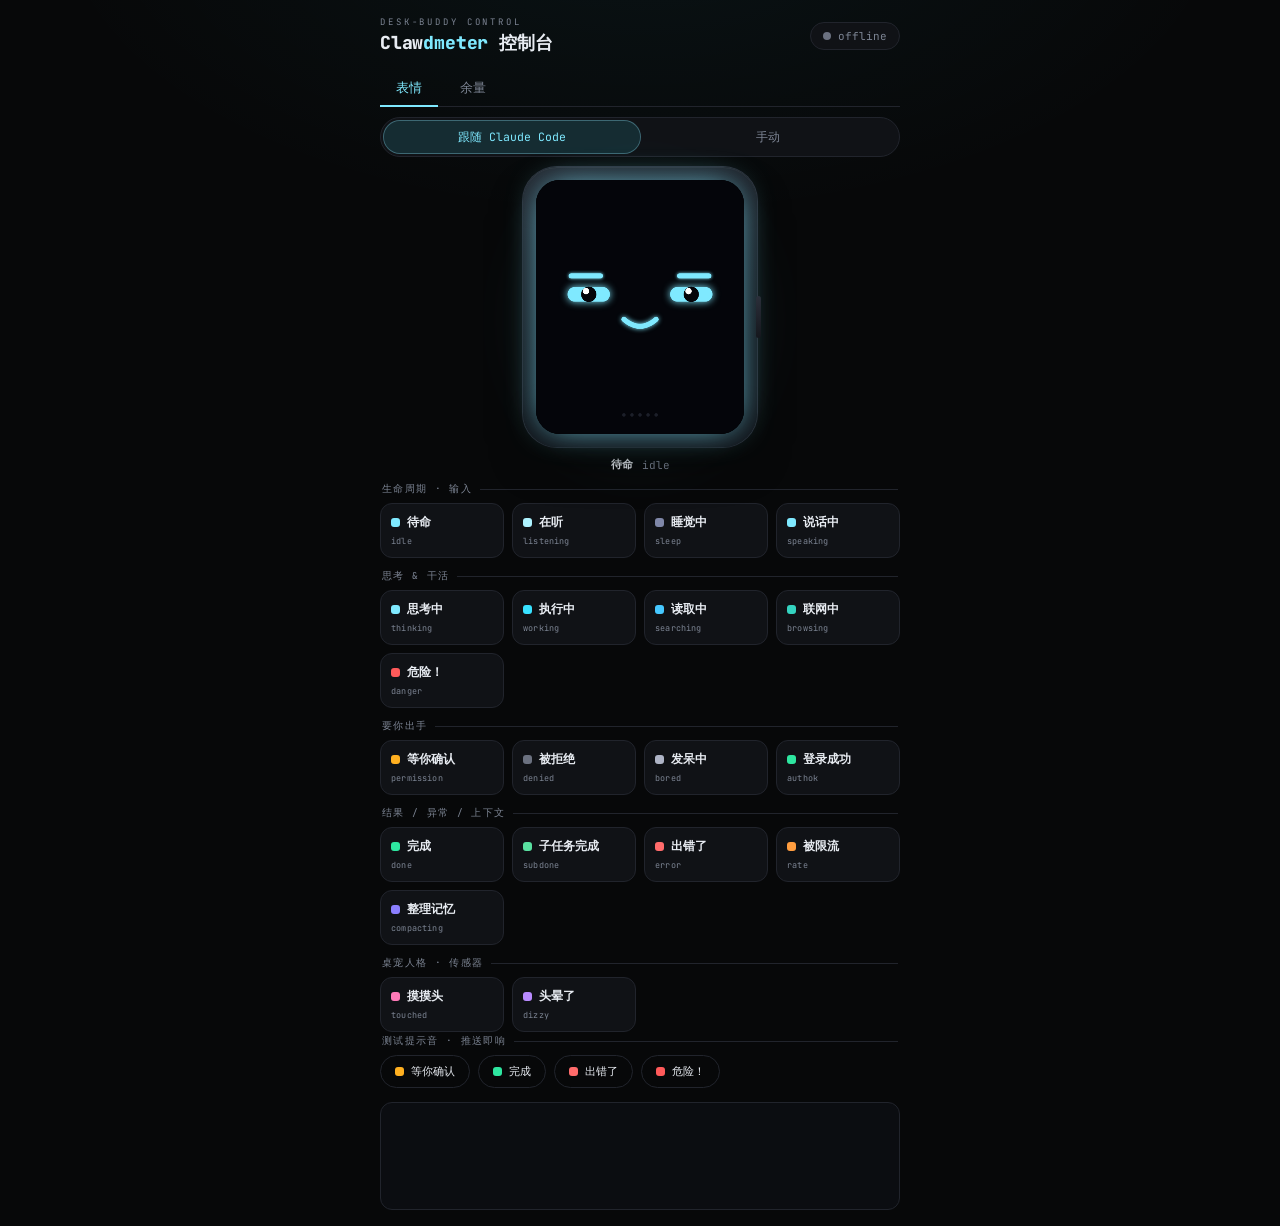
<file: desktop/web/index.html>
<!DOCTYPE html>
<html lang="zh-CN">
<head>
<meta charset="UTF-8">
<meta name="viewport" content="width=device-width, initial-scale=1.0">
<title>ClawdSticker</title>
<link rel="preconnect" href="https://fonts.googleapis.com">
<link href="https://fonts.googleapis.com/css2?family=JetBrains+Mono:wght@400;500;700;800&display=swap" rel="stylesheet">
<link rel="stylesheet" href="css/console.css">
</head>
<body>
  <div class="top">
    <div class="brand">
      <div class="kicker">desk-buddy control</div>
      <h1>Claw<span class="x">dmeter</span> 控制台</h1>
    </div>
    <div class="pill" id="pill"><span class="dot"></span><span id="pillText">offline</span></div>
  </div>

  <div class="tabs" id="tabs">
    <button data-tab="face" class="on">表情</button>
    <button data-tab="usage">余量</button>
  </div>

  <div class="page" id="page-face">
    <div class="modebar">
      <div class="seg" id="seg">
        <button data-mode="auto" class="on">跟随 Claude Code</button>
        <button data-mode="manual">手动</button>
      </div>
    </div>

    <div class="stage">
      <div class="glow" id="glow"></div>
      <div class="device"><canvas id="face" width="472" height="576"></canvas></div>
      <div class="nameplate">
        <span><b id="npLabel">待命</b></span>
        <span id="npId" style="color:var(--dim)">idle</span>
        <span class="src" id="npSrc" style="display:none">manual</span>
      </div>
    </div>

    <div class="controls" id="controls"></div>

    <div class="cuebar">
      <div class="gh">测试提示音 · 推送即响</div>
      <div class="cuerow" id="cuerow"></div>
    </div>
  </div>

  <div class="page" id="page-usage" style="display:none">
    <div class="usage" id="usageCard">
      <div class="urow" data-k="session">
        <div class="uhead"><span class="ulabel">5 小时窗口</span><span class="upct" id="uSessionPct">—</span></div>
        <div class="bar"><div class="fill" id="uSessionFill"></div></div>
        <div class="ureset" id="uSessionReset">—</div>
      </div>
      <div class="urow" data-k="weekly">
        <div class="uhead"><span class="ulabel">7 天窗口</span><span class="upct" id="uWeeklyPct">—</span></div>
        <div class="bar"><div class="fill" id="uWeeklyFill"></div></div>
        <div class="ureset" id="uWeeklyReset">—</div>
      </div>
      <div class="ufoot">
        <span class="ust" id="uStatus">—</span>
        <span class="uspacer"></span>
        <span class="uupdated" id="uUpdated"></span>
        <button class="urefresh" id="uRefresh">刷新</button>
      </div>
    </div>
    <div class="usage-empty" id="usageEmpty">暂无余量数据 · 等待抓取或检查登录</div>
  </div>

  <div class="log" id="log"></div>

  <script src="js/moods.js"></script>
  <script src="js/face.js"></script>
  <script src="js/console.js"></script>
  <script src="js/bridge.js"></script>
</body>
</html>
</file>
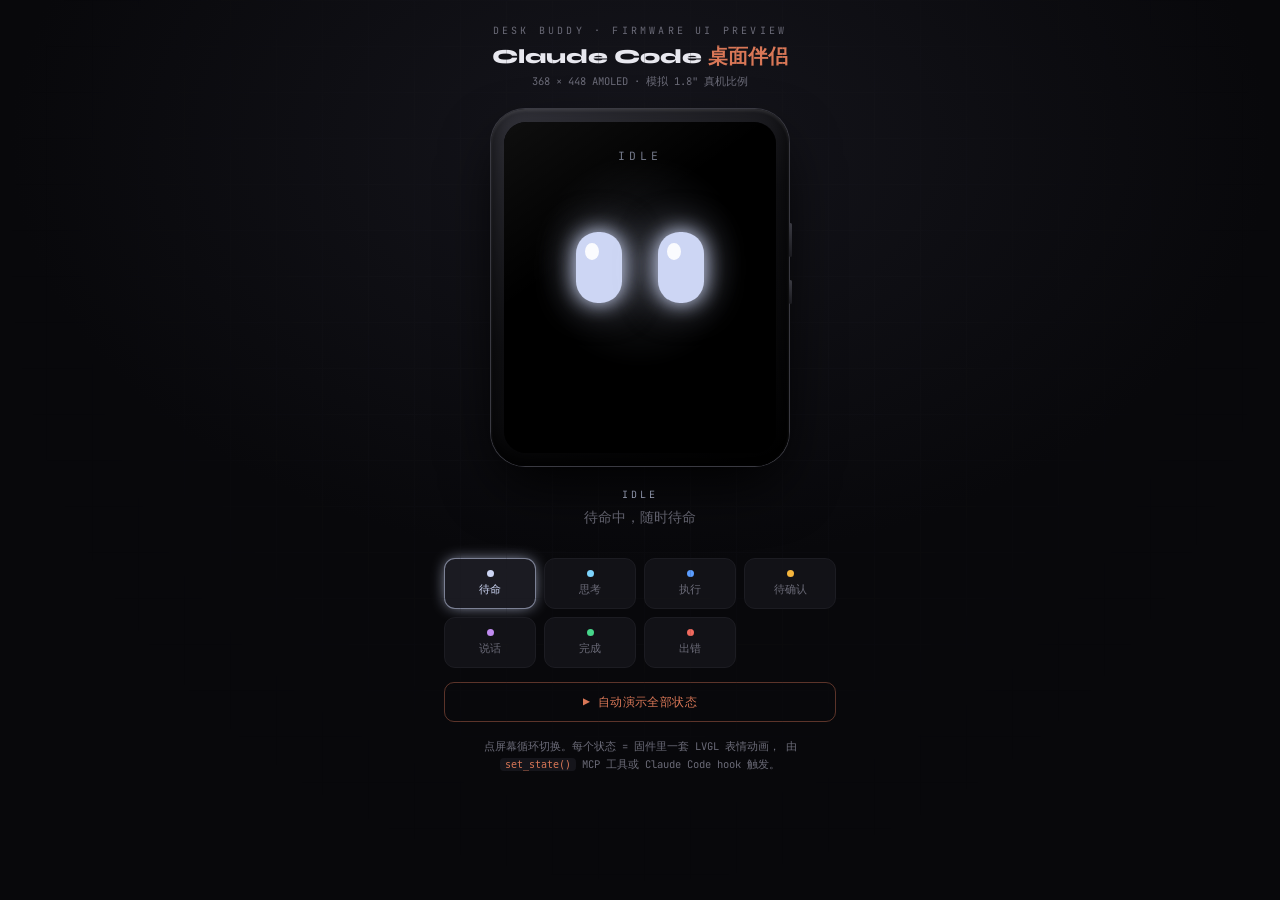
<file: docs/UI_PREVIEW.html>
<!DOCTYPE html>
<html lang="zh-CN">
<head>
<meta charset="UTF-8">
<meta name="viewport" content="width=device-width, initial-scale=1.0, maximum-scale=1.0, user-scalable=no">
<title>Claude Code 桌面伴侣 · 表情预览 v2</title>
<link rel="preconnect" href="https://fonts.googleapis.com">
<link rel="preconnect" href="https://fonts.gstatic.com" crossorigin>
<link href="https://fonts.googleapis.com/css2?family=Syne:wght@600;800&family=JetBrains+Mono:wght@400;500;700&display=swap" rel="stylesheet">
<style>
  :root{
    --bg:#08080b; --ink:#e8e8ef; --dim:#6b6b78;
    --line:#1c1c22; --accent:#d97757;
  }
  *{margin:0;padding:0;box-sizing:border-box;-webkit-tap-highlight-color:transparent;}
  html,body{height:100%;}
  body{
    background:radial-gradient(900px 600px at 50% 16%, #15151c 0%, transparent 70%), var(--bg);
    color:var(--ink); font-family:'JetBrains Mono',monospace;
    display:flex; flex-direction:column; align-items:center;
    min-height:100%; padding:24px 16px 44px; overflow-x:hidden;
  }
  body::before{
    content:""; position:fixed; inset:0; pointer-events:none;
    background-image:linear-gradient(var(--line) 1px,transparent 1px),linear-gradient(90deg,var(--line) 1px,transparent 1px);
    background-size:46px 46px;
    -webkit-mask-image:radial-gradient(circle at 50% 28%,#000 0%,transparent 70%);
            mask-image:radial-gradient(circle at 50% 28%,#000 0%,transparent 70%);
    opacity:.32;
  }
  .topline{font-size:10px;letter-spacing:.32em;color:var(--dim);text-transform:uppercase;margin-bottom:6px;}
  h1{font-family:'Syne',sans-serif;font-weight:800;font-size:20px;text-align:center;margin-bottom:4px;}
  h1 b{color:var(--accent);}
  .sub{font-size:10.5px;color:var(--dim);margin-bottom:20px;}

  /* ---------- device : 368x448 ratio ---------- */
  .bezel{
    --w:clamp(216px,62vw,272px);
    --h:calc(var(--w) * 448 / 368);
    width:calc(var(--w) + 26px); height:calc(var(--h) + 26px);
    border-radius:34px;
    background:linear-gradient(150deg,#34343c 0%,#101013 46%,#000 100%);
    display:flex;align-items:center;justify-content:center;
    box-shadow:0 0 0 1px #3a3a42,0 26px 60px -12px #000,
      inset 0 2px 3px rgba(255,255,255,.10),inset 0 -10px 22px rgba(0,0,0,.9);
    position:relative;
  }
  /* power + boot side buttons */
  .bezel::before,.bezel::after{
    content:"";position:absolute;right:-3px;width:3px;height:34px;
    background:linear-gradient(#3a3a42,#1a1a1f);border-radius:2px;
  }
  .bezel::before{top:32%;}
  .bezel::after{top:48%;height:24px;}

  .screen{
    width:var(--w);height:var(--h);border-radius:22px;
    background:#000;overflow:hidden;position:relative;
    container-type:size;
    box-shadow:inset 0 0 22px rgba(0,0,0,.95);
    cursor:pointer;
  }
  .screen::after{
    content:"";position:absolute;inset:0;border-radius:22px;
    background:linear-gradient(145deg,rgba(255,255,255,.06) 0%,transparent 36%);
    pointer-events:none;z-index:20;
  }

  .glow{
    position:absolute;left:50%;top:42%;
    width:84cqw;height:84cqw;transform:translate(-50%,-50%);
    border-radius:50%;
    background:radial-gradient(circle,var(--c) 0%,transparent 66%);
    opacity:0;filter:blur(4px);transition:opacity .5s;
  }

  /* ---- the face ---- */
  .stage{
    position:absolute;left:0;right:0;top:0;bottom:0;
    display:flex;flex-direction:column;align-items:center;justify-content:center;
    gap:7cqh;
  }
  .bob{animation:bob 5s ease-in-out infinite;}
  @keyframes bob{0%,100%{transform:translateY(-1.4cqh);}50%{transform:translateY(1.4cqh);}}

  .face{
    position:relative;
    width:62cqw;height:32cqw;
    display:flex;align-items:center;justify-content:center;gap:13cqw;
    transition:transform .3s;
  }
  .eye{position:relative;width:17cqw;height:26cqw;
    display:flex;align-items:center;justify-content:center;}
  .lid{
    width:100%;height:100%;background:var(--c);
    border-radius:8cqw;
    box-shadow:0 0 7cqw var(--c),0 0 14cqw color-mix(in srgb,var(--c) 50%,transparent);
    transform-origin:center;position:relative;
  }
  /* shine dot in eye */
  .lid::after{
    content:"";position:absolute;top:16%;left:20%;
    width:30%;height:24%;border-radius:50%;
    background:rgba(255,255,255,.9);filter:blur(.4px);
  }
  .happy{
    position:absolute;width:19cqw;height:11cqw;
    border:4cqw solid var(--c);border-bottom:none;
    border-radius:19cqw 19cqw 0 0;
    box-shadow:0 0 5cqw var(--c);display:none;
  }
  .cross{position:absolute;width:15cqw;height:15cqw;display:none;}
  .cross::before,.cross::after{
    content:"";position:absolute;top:50%;left:0;width:100%;height:3.4cqw;
    border-radius:2cqw;background:var(--c);box-shadow:0 0 4cqw var(--c);
  }
  .cross::before{transform:translateY(-50%) rotate(45deg);}
  .cross::after{transform:translateY(-50%) rotate(-45deg);}

  /* mouth */
  .mouth{
    width:0;height:0;opacity:0;
    border-radius:0 0 8cqw 8cqw;
    background:var(--c);transition:opacity .3s;
  }
  /* brows */
  .brow{
    position:absolute;top:-2cqw;width:16cqw;height:3.4cqw;
    border-radius:3cqw;background:var(--c);
    box-shadow:0 0 3cqw var(--c);opacity:0;transition:opacity .3s;
  }
  .brow.l{left:4cqw;}
  .brow.r{right:4cqw;}

  /* perimeter progress (working) */
  .ring{position:absolute;left:50%;top:50%;width:74cqw;height:74cqw;
    transform:translate(-50%,-50%) rotate(-90deg);
    opacity:0;transition:opacity .4s;}
  .ring circle{fill:none;stroke:var(--c);stroke-width:3;
    stroke-linecap:round;stroke-dasharray:62 999;}

  /* thinking dots */
  .dots{display:flex;gap:3cqw;opacity:0;height:5cqw;}
  .dots span{width:5cqw;height:5cqw;border-radius:50%;
    background:var(--c);box-shadow:0 0 3cqw var(--c);}

  /* status text */
  .statusline{
    font-size:5.4cqw;letter-spacing:.04em;color:var(--c);
    opacity:0;white-space:nowrap;filter:brightness(1.15);
    font-weight:500;
  }
  .statename{
    position:absolute;top:8cqh;left:0;right:0;text-align:center;
    font-size:4.2cqw;letter-spacing:.34em;text-transform:uppercase;
    color:var(--c);opacity:.55;
  }

  /* sparks */
  .spark{position:absolute;width:3cqw;height:3cqw;background:var(--c);
    border-radius:50%;opacity:0;box-shadow:0 0 3cqw var(--c);}

  /* ============ STATES ============ */
  /* IDLE */
  [data-state="idle"]{--c:#cdd6f4;}
  [data-state="idle"] .glow{opacity:.14;}
  [data-state="idle"] .lid{animation:blink 5s ease-in-out infinite;}
  @keyframes blink{0%,91%,100%{transform:scaleY(1);}94%,96%{transform:scaleY(.08);}}

  /* THINKING */
  [data-state="thinking"]{--c:#7dd3fc;}
  [data-state="thinking"] .glow{opacity:.2;}
  [data-state="thinking"] .face{animation:lookA 3s ease-in-out infinite;}
  @keyframes lookA{0%,100%{transform:translateX(-3.2cqw);}50%{transform:translateX(3.2cqw);}}
  [data-state="thinking"] .lid{animation:blink 4s ease-in-out infinite;}
  [data-state="thinking"] .brow{opacity:.9;}
  [data-state="thinking"] .brow.l{transform:rotate(-12deg) translateY(-.5cqw);}
  [data-state="thinking"] .brow.r{transform:rotate(12deg) translateY(-.5cqw);}
  [data-state="thinking"] .dots{opacity:1;}
  [data-state="thinking"] .dots span{animation:dotjump 1.2s ease-in-out infinite;}
  [data-state="thinking"] .dots span:nth-child(2){animation-delay:.15s;}
  [data-state="thinking"] .dots span:nth-child(3){animation-delay:.3s;}
  @keyframes dotjump{0%,60%,100%{transform:translateY(0);opacity:.4;}30%{transform:translateY(-3cqw);opacity:1;}}
  [data-state="thinking"] .statusline{opacity:.7;}

  /* WORKING */
  [data-state="working"]{--c:#5b9dff;}
  [data-state="working"] .glow{opacity:.26;animation:pg 1.4s ease-in-out infinite;}
  @keyframes pg{0%,100%{opacity:.18;}50%{opacity:.32;}}
  [data-state="working"] .lid{height:62%;animation:wp 1.3s ease-in-out infinite;}
  @keyframes wp{0%,100%{transform:scaleX(1);}50%{transform:scaleX(1.14);}}
  [data-state="working"] .ring{opacity:1;animation:rspin 1.4s linear infinite;}
  @keyframes rspin{to{transform:translate(-50%,-50%) rotate(270deg);}}
  [data-state="working"] .statusline{opacity:.82;}

  /* WAITING */
  [data-state="waiting"]{--c:#f5b53d;}
  [data-state="waiting"] .glow{opacity:.3;animation:pg 1s ease-in-out infinite;}
  [data-state="waiting"] .bob{animation:bob 5s ease-in-out infinite,nudge 1.4s ease-in-out infinite;}
  @keyframes nudge{0%,100%{margin-left:0;}20%{margin-left:-3cqw;}40%{margin-left:3cqw;}60%{margin-left:-2cqw;}80%{margin-left:1.4cqw;}}
  [data-state="waiting"] .lid{transform:scale(1.16);animation:blink 3s ease-in-out infinite;}
  [data-state="waiting"] .brow{opacity:.95;}
  [data-state="waiting"] .brow.l{transform:rotate(14deg);}
  [data-state="waiting"] .brow.r{transform:rotate(-14deg);}
  [data-state="waiting"] .mouth{opacity:1;width:9cqw;height:9cqw;border-radius:50%;
    animation:talk 1.4s ease-in-out infinite;}
  @keyframes talk{0%,100%{height:5cqw;}50%{height:11cqw;}}
  [data-state="waiting"] .statusline{opacity:.88;}

  /* DONE */
  [data-state="done"]{--c:#46d68a;}
  [data-state="done"] .glow{opacity:.3;animation:dg 1.6s ease-out;}
  @keyframes dg{0%{opacity:.7;}100%{opacity:.26;}}
  [data-state="done"] .lid{display:none;}
  [data-state="done"] .happy{display:block;animation:hpop .5s ease-out;}
  @keyframes hpop{0%{transform:scale(.3) translateY(3cqw);}60%{transform:scale(1.15);}100%{transform:scale(1);}}
  [data-state="done"] .mouth{opacity:1;width:14cqw;height:7cqw;
    border-radius:0 0 9cqw 9cqw;animation:smile .5s ease-out;}
  @keyframes smile{0%{transform:scaleX(.2);}100%{transform:scaleX(1);}}
  [data-state="done"] .statusline{opacity:.88;}
  [data-state="done"] .spark{animation:spk 1.6s ease-out infinite;}
  @keyframes spk{0%{opacity:0;transform:scale(0);}35%{opacity:1;transform:scale(1.3);}70%,100%{opacity:0;transform:scale(.4);}}

  /* ERROR */
  [data-state="error"]{--c:#f06a5e;}
  [data-state="error"] .glow{opacity:.24;}
  [data-state="error"] .bob{animation:none;transform:translateY(2cqw) rotate(-3deg);}
  [data-state="error"] .lid{display:none;}
  [data-state="error"] .cross{display:block;animation:shk .4s ease-out;}
  @keyframes shk{0%{transform:scale(.4) rotate(40deg);opacity:0;}100%{transform:scale(1) rotate(0);opacity:1;}}
  [data-state="error"] .brow{opacity:.95;}
  [data-state="error"] .brow.l{transform:rotate(20deg) translateY(1cqw);}
  [data-state="error"] .brow.r{transform:rotate(-20deg) translateY(1cqw);}
  [data-state="error"] .mouth{opacity:1;width:11cqw;height:6cqw;
    border-radius:6cqw 6cqw 0 0;transform:translateY(2cqw);}
  [data-state="error"] .statusline{opacity:.88;}

  /* SPEAKING */
  [data-state="speaking"]{--c:#c08bf0;}
  [data-state="speaking"] .glow{opacity:.28;animation:pg .5s ease-in-out infinite;}
  [data-state="speaking"] .lid{height:78%;animation:blink 3.5s ease-in-out infinite;}
  [data-state="speaking"] .mouth{opacity:1;width:13cqw;background:var(--c);
    border-radius:7cqw;animation:speak .32s ease-in-out infinite;}
  @keyframes speak{0%,100%{height:4cqw;}50%{height:13cqw;}}
  [data-state="speaking"] .statusline{opacity:.85;}

  .voice{margin-top:22px;min-height:48px;display:flex;flex-direction:column;
    align-items:center;gap:6px;text-align:center;}
  .vstate{font-size:10px;letter-spacing:.3em;text-transform:uppercase;
    color:var(--vc,#888);transition:color .4s;}
  .vsay{font-size:14px;color:var(--ink);max-width:300px;line-height:1.5;}
  .vsay::before{content:"\201C";color:var(--dim);}
  .vsay::after{content:"\201D";color:var(--dim);}
  .vsay.empty{color:var(--dim);}
  .vsay.empty::before,.vsay.empty::after{content:"";}

  .controls{margin-top:22px;display:grid;grid-template-columns:repeat(4,1fr);
    gap:8px;width:100%;max-width:392px;}
  .btn{font-family:'JetBrains Mono',monospace;font-size:11px;font-weight:500;
    padding:11px 4px;border-radius:11px;cursor:pointer;
    background:#121217;color:var(--dim);border:1px solid var(--line);
    transition:.16s;display:flex;flex-direction:column;align-items:center;gap:5px;}
  .btn .dot{width:7px;height:7px;border-radius:50%;background:currentColor;}
  .btn:active{transform:scale(.94);}
  .btn.on{background:#1b1b22;color:var(--bc);
    border-color:color-mix(in srgb,var(--bc) 55%,transparent);
    box-shadow:0 0 16px -4px var(--bc);}

  .bar{margin-top:14px;width:100%;max-width:392px;}
  .auto{width:100%;font-family:'JetBrains Mono',monospace;font-size:11.5px;
    padding:11px;border-radius:10px;cursor:pointer;background:transparent;
    color:var(--accent);border:1px solid color-mix(in srgb,var(--accent) 40%,transparent);
    transition:.16s;letter-spacing:.04em;}
  .auto.on{background:var(--accent);color:#160d09;font-weight:700;}
  .auto:active{transform:scale(.98);}

  .hint{margin-top:16px;font-size:10.5px;color:var(--dim);
    text-align:center;line-height:1.7;max-width:340px;}
  .hint code{color:var(--accent);background:#15151b;padding:1px 5px;
    border-radius:4px;font-size:10px;}
</style>
</head>
<body>

  <div class="topline">desk buddy · firmware ui preview</div>
  <h1>Claude Code <b>桌面伴侣</b></h1>
  <div class="sub">368 × 448 AMOLED · 模拟 1.8" 真机比例</div>

  <div class="bezel">
    <div class="screen" id="screen" data-state="idle">
      <div class="glow"></div>
      <div class="statename" id="statename">IDLE</div>

      <svg class="ring" viewBox="0 0 100 100"><circle cx="50" cy="50" r="46"></circle></svg>

      <div class="stage">
        <div class="bob">
          <div class="face">
            <div class="brow l"></div>
            <div class="brow r"></div>
            <div class="eye">
              <div class="lid"></div>
              <div class="happy"></div>
              <div class="cross"></div>
            </div>
            <div class="eye">
              <div class="lid"></div>
              <div class="happy"></div>
              <div class="cross"></div>
            </div>
          </div>
          <div style="height:5cqh"></div>
          <div class="mouth" style="margin:0 auto"></div>
          <div class="dots" style="margin:3cqh auto 0"><span></span><span></span><span></span></div>
        </div>
      </div>

      <div class="spark" style="left:20%;top:34%"></div>
      <div class="spark" style="left:76%;top:30%;animation-delay:.25s"></div>
      <div class="spark" style="left:82%;top:60%;animation-delay:.5s"></div>
      <div class="spark" style="left:16%;top:62%;animation-delay:.7s"></div>
      <div class="spark" style="left:50%;top:22%;animation-delay:.4s"></div>

      <div class="statusline" id="statusline" style="position:absolute;left:50%;bottom:9cqh;transform:translateX(-50%)"></div>
    </div>
  </div>

  <div class="voice">
    <div class="vstate" id="vstate">IDLE</div>
    <div class="vsay" id="vsay">待命中</div>
  </div>

  <div class="controls" id="controls"></div>
  <div class="bar"><button class="auto" id="auto">▶ 自动演示全部状态</button></div>

  <p class="hint">
    点屏幕循环切换。每个状态 = 固件里一套 LVGL 表情动画，
    由 <code>set_state()</code> MCP 工具或 Claude Code hook 触发。
  </p>

<script>
  const STATES={
    idle:    {label:'待命',  vstate:'IDLE',    say:'待命中，随时待命',        status:'',                color:'#cdd6f4', empty:true},
    thinking:{label:'思考',  vstate:'THINKING',say:'让我想想该怎么做…',        status:'thinking…',       color:'#7dd3fc'},
    working: {label:'执行',  vstate:'WORKING', say:'正在执行任务，请稍候',      status:'running build…',  color:'#5b9dff'},
    waiting: {label:'待确认',vstate:'WAITING', say:'这一步需要你确认一下',      status:'awaiting input',  color:'#f5b53d'},
    speaking:{label:'说话',  vstate:'SPEAKING',say:'我有话想跟你说～',          status:'speaking…',       color:'#c08bf0'},
    done:    {label:'完成',  vstate:'DONE',    say:'任务搞定啦！',             status:'completed ✓',     color:'#46d68a'},
    error:   {label:'出错',  vstate:'ERROR',   say:'出错了，过来看一眼吧',      status:'exit code 1',     color:'#f06a5e'},
  };
  const ORDER=['idle','thinking','working','waiting','speaking','done','error'];

  const screen=document.getElementById('screen');
  const statusline=document.getElementById('statusline');
  const statename=document.getElementById('statename');
  const vstate=document.getElementById('vstate');
  const vsay=document.getElementById('vsay');
  const controls=document.getElementById('controls');
  const autoBtn=document.getElementById('auto');

  ORDER.forEach(key=>{
    const s=STATES[key];
    const b=document.createElement('button');
    b.className='btn'; b.dataset.key=key;
    b.style.setProperty('--bc',s.color);
    b.innerHTML=`<span class="dot" style="background:${s.color}"></span>${s.label}`;
    b.onclick=()=>{stopAuto();setState(key);};
    controls.appendChild(b);
  });

  function setState(key){
    const s=STATES[key];
    screen.dataset.state=key;
    statusline.textContent=s.status;
    statename.textContent=s.vstate;
    vstate.textContent=s.vstate;
    vstate.style.setProperty('--vc',s.color);
    vsay.textContent=s.say;
    vsay.classList.toggle('empty',!!s.empty);
    document.querySelectorAll('.btn').forEach(b=>
      b.classList.toggle('on',b.dataset.key===key));
  }

  screen.onclick=()=>{
    stopAuto();
    const i=ORDER.indexOf(screen.dataset.state);
    setState(ORDER[(i+1)%ORDER.length]);
  };

  let timer=null;
  function startAuto(){
    autoBtn.classList.add('on');
    autoBtn.textContent='■ 停止演示';
    let i=ORDER.indexOf(screen.dataset.state);
    timer=setInterval(()=>{i=(i+1)%ORDER.length;setState(ORDER[i]);},2800);
  }
  function stopAuto(){
    if(!timer)return;
    clearInterval(timer);timer=null;
    autoBtn.classList.remove('on');
    autoBtn.textContent='▶ 自动演示全部状态';
  }
  autoBtn.onclick=()=>timer?stopAuto():startAuto();

  setState('idle');
</script>
</body>
</html>
</file>
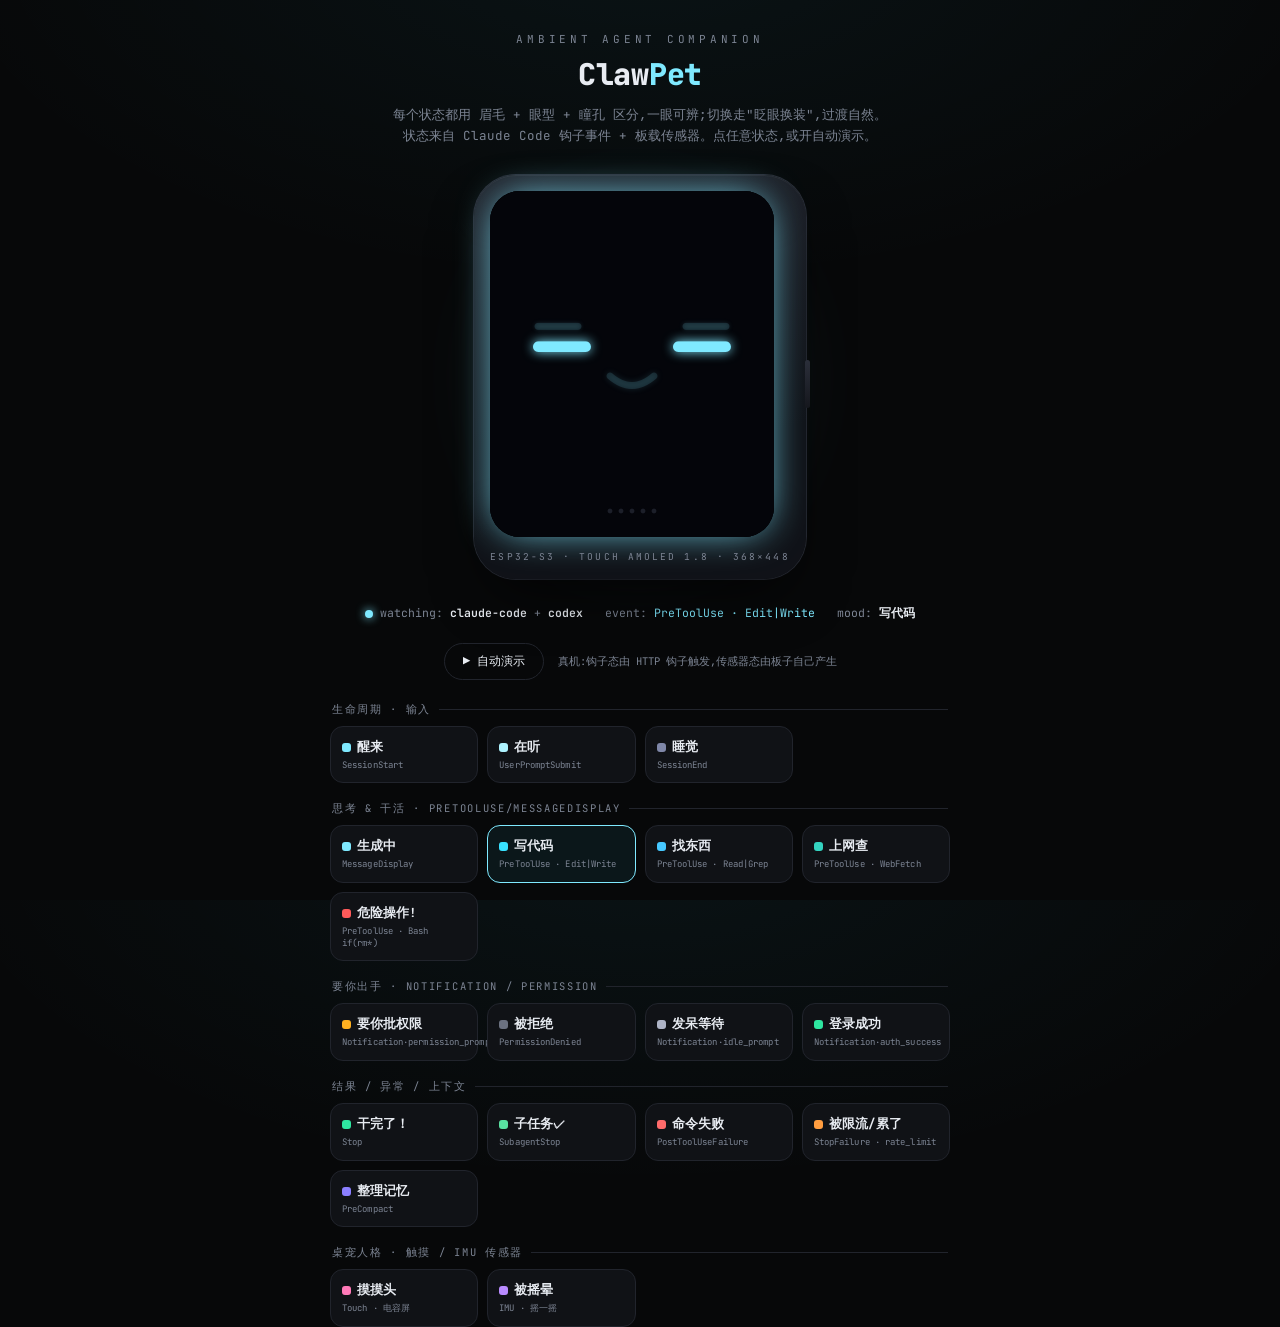
<file: docs/v2/clawpet-face.html>
<!DOCTYPE html>
<html lang="zh-CN">
<head>
<meta charset="UTF-8">
<meta name="viewport" content="width=device-width, initial-scale=1.0">
<title>ClawPet · Claude Code 状态桌宠</title>
<link rel="preconnect" href="https://fonts.googleapis.com">
<link href="https://fonts.googleapis.com/css2?family=JetBrains+Mono:wght@400;500;700;800&display=swap" rel="stylesheet">
<style>
  :root{--bg:#070809;--panel:#101216;--frame-edge:#2b2f3a;--ink:#e8ecf2;--dim:#7c8493;--line:#21242c;--accent:#38e1ff;}
  *{box-sizing:border-box;margin:0;padding:0}
  html,body{height:100%}
  body{background:var(--bg);color:var(--ink);
    font-family:"JetBrains Mono",ui-monospace,"PingFang SC","Microsoft YaHei",monospace;
    min-height:100%;display:flex;flex-direction:column;align-items:center;padding:32px 18px 56px;overflow-x:hidden;
    background-image:radial-gradient(1200px 600px at 50% -8%, rgba(56,225,255,.05), transparent 60%);}
  .head{text-align:center;margin-bottom:22px}
  .kicker{font-size:11px;letter-spacing:.34em;color:var(--dim);text-transform:uppercase}
  h1{font-size:30px;font-weight:800;letter-spacing:-.01em;margin-top:8px}
  h1 .x{color:var(--accent);transition:color .4s}
  .sub{font-size:12.5px;color:var(--dim);margin-top:10px;line-height:1.7;max-width:580px}
  .stage{position:relative;display:flex;flex-direction:column;align-items:center;margin:6px 0 26px}
  .glow{position:absolute;inset:-90px;border-radius:50%;
    background:radial-gradient(closest-side, var(--accent), transparent 72%);
    opacity:.16;filter:blur(34px);transition:opacity .5s, background .5s;pointer-events:none;z-index:0}
  .device{position:relative;z-index:1;padding:16px;border-radius:42px;
    background:linear-gradient(160deg,#23262f,#101218 70%);
    box-shadow:0 1px 0 rgba(255,255,255,.05) inset,0 26px 60px -20px rgba(0,0,0,.8),0 0 0 1px var(--frame-edge)}
  .device::after{content:"";position:absolute;right:-4px;top:46%;width:5px;height:48px;border-radius:4px;background:linear-gradient(#2b2f3a,#15171d)}
  canvas{display:block;width:284px;height:346px;border-radius:30px;background:#04050a;
    box-shadow:0 0 0 1px #000 inset, 0 0 38px -8px var(--accent);transition:box-shadow .5s}
  .nameplate{text-align:center;font-size:9.5px;letter-spacing:.22em;color:var(--dim);margin-top:13px;text-transform:uppercase}
  .read{display:flex;gap:22px;align-items:center;justify-content:center;font-size:11.5px;color:var(--dim);margin-bottom:8px;flex-wrap:wrap}
  .read b{color:var(--ink);font-weight:600}
  .read .evt{color:var(--accent);transition:color .4s}
  .dot{display:inline-block;width:8px;height:8px;border-radius:50%;background:var(--accent);
    margin-right:7px;box-shadow:0 0 10px var(--accent);transition:background .4s,box-shadow .4s;vertical-align:middle}
  .footer{display:flex;gap:14px;align-items:center;margin:14px 0 22px}
  .demo{font-family:inherit;font-size:12px;cursor:pointer;color:var(--ink);background:transparent;
    border:1px solid var(--line);border-radius:999px;padding:9px 18px;transition:border-color .25s,color .25s}
  .demo[data-on="1"]{border-color:var(--accent);color:var(--accent)}
  .hint{font-size:10.5px;color:var(--dim)}
  .controls{width:100%;max-width:620px;display:flex;flex-direction:column;gap:18px}
  .group .gh{font-size:10.5px;letter-spacing:.16em;text-transform:uppercase;color:var(--dim);margin:0 2px 9px;display:flex;align-items:center;gap:8px}
  .group .gh::after{content:"";flex:1;height:1px;background:var(--line)}
  .grid{display:grid;grid-template-columns:repeat(4,minmax(0,1fr));gap:9px}
  button.evt-btn{font-family:inherit;cursor:pointer;text-align:left;background:var(--panel);color:var(--ink);
    border:1px solid var(--line);border-radius:13px;padding:11px 11px;transition:transform .12s,border-color .25s,background .25s}
  button.evt-btn:hover{transform:translateY(-2px);border-color:#3a3f4b;background:#14171d}
  button.evt-btn:active{transform:translateY(0)}
  button.evt-btn .nm{display:block;font-size:12.5px;font-weight:700}
  button.evt-btn .ev{display:block;font-size:9px;color:var(--dim);margin-top:4px;letter-spacing:.01em;line-height:1.3}
  button.evt-btn[data-on="1"]{border-color:var(--accent);background:rgba(56,225,255,.07)}
  .swatch{width:9px;height:9px;border-radius:3px;display:inline-block;margin-right:6px;vertical-align:middle}
  @media(max-width:660px){.grid{grid-template-columns:repeat(3,1fr)}}
  @media(max-width:460px){.grid{grid-template-columns:repeat(2,1fr)}h1{font-size:24px}}
</style>
</head>
<body>
  <div class="head">
    <div class="kicker">Ambient agent companion</div>
    <h1>Claw<span class="x">Pet</span></h1>
    <div class="sub">每个状态都用 眉毛 + 眼型 + 瞳孔 区分,一眼可辨;切换走"眨眼换装",过渡自然。<br>状态来自 Claude Code 钩子事件 + 板载传感器。点任意状态,或开自动演示。</div>
  </div>
  <div class="stage">
    <div class="glow" id="glow"></div>
    <div class="device"><canvas id="face" width="568" height="692"></canvas>
      <div class="nameplate">ESP32-S3 · Touch AMOLED 1.8 · 368×448</div></div>
  </div>
  <div class="read">
    <span><span class="dot" id="dot"></span>watching: <b>claude-code</b> + <b>codex</b></span>
    <span>event: <span class="evt" id="curEvt">SessionStart</span></span>
    <span>mood: <b id="curMood">醒来</b></span>
  </div>
  <div class="footer"><button class="demo" id="demoBtn">▶ 自动演示</button>
    <span class="hint">真机:钩子态由 HTTP 钩子触发,传感器态由板子自己产生</span></div>
  <div class="controls" id="controls"></div>

<script>
const W=284,H=346;
const cv=document.getElementById('face'),ctx=cv.getContext('2d');
const DPR=2;cv.width=W*DPR;cv.height=H*DPR;ctx.scale(DPR,DPR);
const CXm=W/2,CYe=H*0.45;const root=document.documentElement;

/* shape: open|happy|closed|spiral|wink|squint|tired
   brow:  none|up|flat|focus|angry|worried|tired|wobble
   pupil: none|shock|cute|orbit
   mouth: none|smile|frown|flat|grit|o|wave */
const MOODS={
  awake:    {label:'醒来',   evt:'SessionStart',                color:'#7fe9ff',shape:'open',  brow:'flat', pupil:'none', mouth:'smile',eyeH:1,  eyeW:1,  gazeY:0, lid:0,  extra:'none', glow:.18},
  listening:{label:'在听',   evt:'UserPromptSubmit',            color:'#aef3ff',shape:'open',  brow:'up',   pupil:'none', mouth:'none', eyeH:1.1,eyeW:1.05,gazeY:-2,lid:0,  extra:'wave', glow:.22},
  sleep:    {label:'睡觉',   evt:'SessionEnd',                  color:'#7f87a8',shape:'closed',brow:'none', pupil:'none', mouth:'none', eyeH:1,  eyeW:1,  gazeY:0, lid:0,  extra:'zzz',  glow:.08, dim:.5},

  thinking: {label:'生成中', evt:'MessageDisplay',              color:'#7fe9ff',shape:'open',  brow:'up',   pupil:'none', mouth:'none', eyeH:.95,eyeW:1,  gazeY:-15,lid:0, extra:'dots', glow:.18},
  working:  {label:'写代码', evt:'PreToolUse · Edit|Write',     color:'#38e1ff',shape:'open',  brow:'focus',pupil:'none', mouth:'none', eyeH:.6, eyeW:1,  gazeY:16,lid:.32,extra:'busy', glow:.20},
  searching:{label:'找东西', evt:'PreToolUse · Read|Grep',      color:'#46c8ff',shape:'open',  brow:'flat', pupil:'none', mouth:'none', eyeH:.7, eyeW:1,  gazeY:2, lid:.1, extra:'none', glow:.18, dart:1},
  browsing: {label:'上网查', evt:'PreToolUse · WebFetch',       color:'#34d3c0',shape:'open',  brow:'up',   pupil:'orbit',mouth:'none', eyeH:1,  eyeW:1,  gazeY:0, lid:0,  extra:'globe',glow:.20},
  danger:   {label:'危险操作!',evt:'PreToolUse · Bash if(rm*)', color:'#ff5a5a',shape:'open',  brow:'angry',pupil:'shock',mouth:'grit', eyeH:1.35,eyeW:1.15,gazeY:-2,lid:0,extra:'warn', glow:.34, shake:1},

  permission:{label:'要你批权限',evt:'Notification·permission_prompt',color:'#ffb020',shape:'open',brow:'up',pupil:'cute',mouth:'o',eyeH:1.2,eyeW:1.08,gazeY:-4,lid:0,extra:'excl',glow:.34,bob:1},
  denied:   {label:'被拒绝', evt:'PermissionDenied',            color:'#6b7180',shape:'open',  brow:'worried',pupil:'none',mouth:'frown',eyeH:.55,eyeW:1, gazeY:16,lid:.4, extra:'none', glow:.08},
  waiting:  {label:'发呆等待',evt:'Notification·idle_prompt',   color:'#aeb4c6',shape:'open',  brow:'flat', pupil:'none', mouth:'flat', eyeH:.5, eyeW:1,  gazeY:6, lid:.45,extra:'none', glow:.10, wander:1},
  authok:   {label:'登录成功',evt:'Notification·auth_success',  color:'#2ee6a0',shape:'wink',  brow:'up',   pupil:'none', mouth:'smile',eyeH:1,  eyeW:1,  gazeY:0, lid:0,  extra:'sparkle',glow:.24},

  done:     {label:'干完了！',evt:'Stop',                       color:'#2ee6a0',shape:'happy', brow:'up',   pupil:'none', mouth:'smile',eyeH:1,  eyeW:1,  gazeY:0, lid:0,  extra:'sparkle',glow:.30},
  subdone:  {label:'子任务✓',evt:'SubagentStop',                color:'#59e0a0',shape:'wink',  brow:'flat', pupil:'none', mouth:'smile',eyeH:1,  eyeW:1,  gazeY:0, lid:0,  extra:'none', glow:.22},
  error:    {label:'命令失败',evt:'PostToolUseFailure',         color:'#ff6b6b',shape:'squint',brow:'angry',pupil:'none', mouth:'frown',eyeH:1,  eyeW:1,  gazeY:0, lid:0,  extra:'none', glow:.26, shake:1},
  rate:     {label:'被限流/累了',evt:'StopFailure · rate_limit', color:'#ff9d3f',shape:'tired', brow:'tired',pupil:'none', mouth:'flat', eyeH:1,  eyeW:1,  gazeY:4, lid:0,  extra:'sweat',glow:.16},
  compacting:{label:'整理记忆',evt:'PreCompact',                color:'#8b7fff',shape:'closed',brow:'none', pupil:'none', mouth:'none', eyeH:1,  eyeW:1,  gazeY:0, lid:0,  extra:'pack', glow:.14},

  touched:  {label:'摸摸头', evt:'Touch · 电容屏',              color:'#ff7ab8',shape:'happy', brow:'up',   pupil:'none', mouth:'smile',eyeH:1,  eyeW:1,  gazeY:0, lid:0,  extra:'heart',glow:.26},
  dizzy:    {label:'被摇晕', evt:'IMU · 摇一摇',                color:'#b98bff',shape:'spiral',brow:'wobble',pupil:'none',mouth:'wave', eyeH:1,  eyeW:1,  gazeY:0, lid:0,  extra:'none', glow:.22, shake:1},
};
const GROUPS=[
  {h:'生命周期 · 输入', keys:['awake','listening','sleep']},
  {h:'思考 & 干活 · PreToolUse/MessageDisplay', keys:['thinking','working','searching','browsing','danger']},
  {h:'要你出手 · Notification / Permission', keys:['permission','denied','waiting','authok']},
  {h:'结果 / 异常 / 上下文', keys:['done','subdone','error','rate','compacting']},
  {h:'桌宠人格 · 触摸 / IMU 传感器', keys:['touched','dizzy']},
];

let shownKey='awake',queuedKey='awake',target=MOODS.awake;
let tphase=1,tdir=0;                    // 眨眼换装: 1=睁 0=闭
const A={eyeH:1,eyeW:1,gazeX:0,gazeY:0,lid:0,glow:.18,dim:0,r:127,g:233,b:255};
let blink=0,blinkT=1.2,sacT=2,sacX=0,t0=performance.now();

function hex2rgb(h){return[parseInt(h.slice(1,3),16),parseInt(h.slice(3,5),16),parseInt(h.slice(5,7),16)];}
function lerp(a,b,k){return a+(b-a)*k;}
function ss(x){x=Math.max(0,Math.min(1,x));return x*x*(3-2*x);}
function setMood(key){queuedKey=key;
  document.getElementById('curEvt').textContent=MOODS[key].evt;
  document.getElementById('curMood').textContent=MOODS[key].label;
  document.querySelectorAll('.evt-btn').forEach(b=>b.dataset.on=b.dataset.key===key?'1':'0');
  if(shownKey!==key&&tdir>=0)tdir=-1;}

function frame(now){
  const t=(now-t0)/1000,dt=Math.min(.05,(now-(frame._l||now))/1000);frame._l=now;
  const k=1-Math.pow(0.001,dt);

  if(tdir!==0){tphase+=tdir*dt/0.13;
    if(tphase<=0&&tdir<0){tphase=0;shownKey=queuedKey;target=MOODS[shownKey];tdir=1;}
    if(tphase>=1&&tdir>0){tphase=1;tdir=0;}}
  const tg=hex2rgb(target.color);
  A.eyeH=lerp(A.eyeH,target.eyeH,k);A.eyeW=lerp(A.eyeW,target.eyeW,k);
  A.gazeY=lerp(A.gazeY,target.gazeY,k);A.lid=lerp(A.lid,target.lid,k);
  A.glow=lerp(A.glow,(target.glow!=null?target.glow:.18),k);A.dim=lerp(A.dim,target.dim||0,k);
  A.r=lerp(A.r,tg[0],k);A.g=lerp(A.g,tg[1],k);A.b=lerp(A.b,tg[2],k);

  blinkT-=dt;
  const openish=(target.shape==='open'||target.shape==='wink');
  if(blinkT<=0&&openish&&tdir===0){blink=1;blinkT=1.6+Math.random()*3.4;}
  if(blink>0){blink-=dt*7;if(blink<0)blink=0;}
  const blinkScale=1-Math.sin(Math.min(1,blink)*Math.PI)*0.92;

  sacT-=dt;
  if(sacT<=0){
    if(target.dart){sacX=(Math.random()*2-1)*30;sacT=0.2+Math.random()*0.2;}
    else if(target.wander){sacX=(Math.random()*2-1)*26;sacT=1+Math.random()*1.2;}
    else {sacX=(Math.random()*2-1)*7;sacT=2.6+Math.random()*3;}}
  A.gazeX=lerp(A.gazeX,sacX,target.dart?k:k*.6);

  const breathe=Math.sin(t*1.6)*0.012+1;
  const bob=target.bob?Math.sin(t*5.5)*5:0;
  const shake=target.shake?Math.sin(t*38)*3:0;
  const ease=ss(tphase);

  const col=`rgb(${A.r|0},${A.g|0},${A.b|0})`;
  root.style.setProperty('--accent',col);
  document.getElementById('glow').style.opacity=A.glow;
  draw(t,col,blinkScale,breathe,bob,shake,ease);
  requestAnimationFrame(frame);
}

function rr(x,y,w,h,r){r=Math.min(r,w/2,h/2);ctx.beginPath();
  ctx.moveTo(x+r,y);ctx.arcTo(x+w,y,x+w,y+h,r);ctx.arcTo(x+w,y+h,x,y+h,r);
  ctx.arcTo(x,y+h,x,y,r);ctx.arcTo(x,y,x+w,y,r);ctx.closePath();}
function heart(cx,cy,s,a,c){ctx.save();ctx.globalAlpha=a;ctx.fillStyle=c;ctx.beginPath();
  ctx.moveTo(cx,cy+s*.9);ctx.bezierCurveTo(cx+s,cy+s*.1,cx+s*.55,cy-s*.7,cx,cy-s*.15);
  ctx.bezierCurveTo(cx-s*.55,cy-s*.7,cx-s,cy+s*.1,cx,cy+s*.9);ctx.fill();ctx.restore();}

function drawEye(sh,idx,gx,cy,w,h,col,pupil,t){
  if(sh==='open'){
    rr(gx-w/2,cy-h/2,w,h,w*0.42);ctx.fill();
    if(A.lid>0.02){ctx.save();ctx.shadowBlur=0;ctx.fillStyle='#04050a';
      ctx.fillRect(gx-w/2-2,cy-h/2-2,w+4,h*A.lid);ctx.restore();}
    if(pupil==='shock'){ctx.save();ctx.shadowBlur=0;ctx.fillStyle='#04050a';
      ctx.beginPath();ctx.arc(gx,cy,w*0.17,0,7);ctx.fill();ctx.restore();}
    if(pupil==='orbit'){ctx.save();ctx.shadowBlur=0;ctx.fillStyle='#04050a';const a=t*3;
      ctx.beginPath();ctx.arc(gx+Math.cos(a)*w*0.18,cy+Math.sin(a)*h*0.16,w*0.2,0,7);ctx.fill();ctx.restore();}
    if(pupil==='cute'){ctx.save();ctx.shadowBlur=0;ctx.fillStyle='#fff';
      ctx.beginPath();ctx.arc(gx-w*0.14,cy-h*0.16,w*0.13,0,7);ctx.fill();
      ctx.globalAlpha=.7;ctx.beginPath();ctx.arc(gx+w*0.16,cy+h*0.06,w*0.07,0,7);ctx.fill();ctx.restore();}
  }else if(sh==='happy'){ctx.lineWidth=11;ctx.lineCap='round';
    ctx.beginPath();ctx.moveTo(gx-26,cy+8);ctx.quadraticCurveTo(gx,cy-26,gx+26,cy+8);ctx.stroke();
  }else if(sh==='closed'){ctx.lineWidth=10;ctx.lineCap='round';
    ctx.beginPath();ctx.moveTo(gx-26,cy-2);ctx.quadraticCurveTo(gx,cy+16,gx+26,cy-2);ctx.stroke();
  }else if(sh==='squint'){ctx.lineWidth=10;ctx.lineCap='round';ctx.lineJoin='round';
    const d=idx===0?1:-1;ctx.beginPath();
    ctx.moveTo(gx-18*d,cy-16);ctx.lineTo(gx+14*d,cy);ctx.lineTo(gx-18*d,cy+16);ctx.stroke();
  }else if(sh==='tired'){ctx.lineWidth=9;ctx.lineCap='round';
    ctx.beginPath();ctx.moveTo(gx-24,cy);ctx.quadraticCurveTo(gx,cy+5,gx+24,cy);ctx.stroke();
  }else if(sh==='spiral'){ctx.lineWidth=6;ctx.lineCap='round';ctx.beginPath();const ang=t*6;
    for(let a=0;a<Math.PI*3;a+=0.25){const r2=2+a*2.6;const px=gx+Math.cos(a+ang)*r2;const py=cy+Math.sin(a+ang)*r2;
      a===0?ctx.moveTo(px,py):ctx.lineTo(px,py);}ctx.stroke();}
}

function drawBrows(lx,rx,topY,name,alpha,col,t){
  if(name==='none'||alpha<=0.02)return;
  ctx.save();ctx.globalAlpha=alpha;ctx.strokeStyle=col;ctx.shadowColor=col;ctx.shadowBlur=10;
  ctx.lineWidth=name==='tired'?5:7;ctx.lineCap='round';
  let iy,oy;
  if(name==='up'){iy=topY-9;oy=topY-9;}
  else if(name==='flat'){iy=topY;oy=topY;}
  else if(name==='focus'){iy=topY+7;oy=topY+2;}
  else if(name==='angry'){iy=topY+10;oy=topY-7;}
  else if(name==='worried'){iy=topY-10;oy=topY+5;}
  else if(name==='tired'){iy=topY+6;oy=topY+6;}
  else if(name==='wobble'){iy=topY+Math.sin(t*8)*4;oy=topY-Math.sin(t*8)*4;}
  else{iy=topY;oy=topY;}
  ctx.beginPath();ctx.moveTo(lx-24,oy);ctx.lineTo(lx+16,iy);ctx.stroke();   // 左眉
  ctx.beginPath();ctx.moveTo(rx+24,oy);ctx.lineTo(rx-16,iy);ctx.stroke();   // 右眉
  ctx.restore();
}

function draw(t,col,blinkScale,breathe,bob,shake,ease){
  ctx.clearRect(0,0,W,H);ctx.fillStyle='#04050a';ctx.fillRect(0,0,W,H);
  ctx.save();ctx.globalAlpha=1-A.dim;

  const baseW=58*A.eyeW,baseH=78*A.eyeH*blinkScale*breathe*Math.max(0.06,ease);
  const gap=70,cy=CYe+A.gazeY+bob+shake,lx=CXm-gap,rx=CXm+gap;
  ctx.shadowColor=col;ctx.shadowBlur=22;ctx.fillStyle=col;ctx.strokeStyle=col;

  const sh=target.shape;
  [[0,lx],[1,rx]].forEach(([idx,ex])=>{
    let s=sh;if(sh==='wink')s=idx===0?'happy':'open';
    drawEye(s,idx,ex+A.gazeX,cy,baseW,baseH,col,target.pupil,t);
  });

  // 眉毛(随眨眼淡入淡出)
  drawBrows(lx+A.gazeX,rx+A.gazeX,cy-baseH/2-15,target.brow,ease*(1-A.dim),col,t);

  // 嘴
  ctx.shadowBlur=14;ctx.lineWidth=7;ctx.lineCap='round';const my=cy+baseH/2+30;
  ctx.globalAlpha=ease*(1-A.dim);
  const m=target.mouth;
  if(m==='smile'){ctx.beginPath();ctx.moveTo(CXm-22,my-6);ctx.quadraticCurveTo(CXm,my+13,CXm+22,my-6);ctx.stroke();}
  else if(m==='frown'){ctx.beginPath();ctx.moveTo(CXm-20,my+8);ctx.quadraticCurveTo(CXm,my-8,CXm+20,my+8);ctx.stroke();}
  else if(m==='flat'){ctx.beginPath();ctx.moveTo(CXm-15,my);ctx.lineTo(CXm+15,my);ctx.stroke();}
  else if(m==='o'){ctx.lineWidth=5;ctx.beginPath();ctx.arc(CXm,my,7,0,7);ctx.stroke();}
  else if(m==='grit'){ctx.lineWidth=5;rr(CXm-18,my-6,36,12,4);ctx.stroke();
    ctx.beginPath();ctx.moveTo(CXm-6,my-6);ctx.lineTo(CXm-6,my+6);ctx.moveTo(CXm+6,my-6);ctx.lineTo(CXm+6,my+6);ctx.stroke();}
  else if(m==='wave'){ctx.lineWidth=5;ctx.beginPath();ctx.moveTo(CXm-18,my);
    ctx.quadraticCurveTo(CXm-9,my-7,CXm,my);ctx.quadraticCurveTo(CXm+9,my+7,CXm+18,my);ctx.stroke();}
  ctx.globalAlpha=1-A.dim;

  // 附加元素
  ctx.shadowBlur=14;const ex=target.extra;
  if(ex==='excl'){const yy=CYe-92+Math.sin(t*5.5)*4;ctx.fillStyle=col;
    rr(CXm-5,yy,10,30,5);ctx.fill();ctx.beginPath();ctx.arc(CXm,yy+44,6,0,7);ctx.fill();}
  if(ex==='busy'){for(let i=0;i<3;i++){const a=(Math.sin(t*4-i*0.7)+1)/2;
    ctx.globalAlpha=(1-A.dim)*(0.25+a*0.75);ctx.beginPath();ctx.arc(CXm-22+i*22,CYe+96,5,0,7);ctx.fill();}ctx.globalAlpha=1-A.dim;}
  if(ex==='dots'){for(let i=0;i<3;i++){const a=(Math.sin(t*4-i*0.8)+1)/2;
    ctx.globalAlpha=(1-A.dim)*(0.2+a*0.8);ctx.beginPath();ctx.arc(CXm-18+i*18,CYe-86,4.5,0,7);ctx.fill();}ctx.globalAlpha=1-A.dim;}
  if(ex==='wave'){for(let i=-1;i<=1;i++){const hh=8+(Math.sin(t*9+i*1.1)*0.5+0.5)*22;
    rr(CXm+i*16-4,CYe+110-hh,8,hh,4);ctx.fill();}}
  if(ex==='sparkle'){[[CXm-86,CYe-60,1.1],[CXm+92,CYe-30,.8],[CXm+70,CYe+78,1]].forEach((s,i)=>{
    const a=(Math.sin(t*3+i*1.7)+1)/2,r=s[2]*(3+a*4);ctx.globalAlpha=(1-A.dim)*a;ctx.beginPath();
    ctx.moveTo(s[0],s[1]-r);ctx.lineTo(s[0]+r*.4,s[1]);ctx.lineTo(s[0],s[1]+r);ctx.lineTo(s[0]-r*.4,s[1]);ctx.closePath();ctx.fill();});ctx.globalAlpha=1-A.dim;}
  if(ex==='globe'){ctx.save();ctx.lineWidth=2.5;ctx.beginPath();ctx.arc(CXm,CYe-86,11,0,7);ctx.stroke();
    const a=t*3;ctx.beginPath();ctx.arc(CXm+Math.cos(a)*11,CYe-86+Math.sin(a)*4,3,0,7);ctx.fill();ctx.restore();}
  if(ex==='warn'){const yy=CYe-104;ctx.save();ctx.fillStyle='#ffd23f';ctx.shadowColor='#ffd23f';
    ctx.beginPath();ctx.moveTo(CXm,yy);ctx.lineTo(CXm+15,yy+25);ctx.lineTo(CXm-15,yy+25);ctx.closePath();ctx.fill();
    ctx.fillStyle='#1a1300';rr(CXm-2,yy+8,4,9,2);ctx.fill();ctx.beginPath();ctx.arc(CXm,yy+21,2,0,7);ctx.fill();ctx.restore();
    ctx.save();ctx.fillStyle='#9fe6ff';ctx.shadowColor='#9fe6ff';ctx.beginPath();
    ctx.ellipse(rx+30,cy-baseH/2+6,3.5,5,0,0,7);ctx.fill();ctx.restore();}
  if(ex==='sweat'){ctx.save();ctx.fillStyle='#9fe6ff';ctx.shadowColor='#9fe6ff';
    const dy=(t*40)%40;ctx.globalAlpha=(1-A.dim)*(1-dy/40);
    ctx.beginPath();ctx.ellipse(rx+34,cy-20+dy,3.5,5,0,0,7);ctx.fill();ctx.restore();}
  if(ex==='pack'){ctx.save();for(let i=0;i<8;i++){const a=t*3+i*Math.PI/4,r=26;
    ctx.globalAlpha=(1-A.dim)*(0.25+0.75*((Math.sin(t*3-i*0.5)+1)/2));
    ctx.beginPath();ctx.arc(CXm+Math.cos(a)*r,CYe+Math.sin(a)*r,3,0,7);ctx.fill();}ctx.restore();ctx.globalAlpha=1-A.dim;}
  if(ex==='heart'){ctx.save();ctx.shadowBlur=0;ctx.fillStyle='#ff9ec7';ctx.globalAlpha=(1-A.dim)*0.5;
    ctx.beginPath();ctx.arc(lx+A.gazeX,cy+baseH/2+6,9,0,7);ctx.arc(rx+A.gazeX,cy+baseH/2+6,9,0,7);ctx.fill();ctx.restore();
    for(let i=0;i<3;i++){const f=((t*0.45+i*0.33)%1);heart(CXm+(i-1)*34,CYe-50-f*60,8-f*3,(1-f)*0.9*(1-A.dim),'#ff7ab8');}}
  if(ex==='zzz'){ctx.textAlign='center';
    [['z',CXm+78,CYe-30,14],['Z',CXm+96,CYe-54,20],['z',CXm+62,CYe-10,12]].forEach((z,i)=>{
      const f=((t*0.4+i*0.33)%1);ctx.globalAlpha=(1-A.dim)*(1-f)*0.9;ctx.font=`bold ${z[3]}px JetBrains Mono`;
      ctx.fillStyle=col;ctx.fillText(z[0],z[1],z[2]-f*16);});ctx.globalAlpha=1-A.dim;ctx.textAlign='start';}

  ctx.shadowBlur=0;ctx.fillStyle='#1c1f29';
  for(let i=-2;i<=2;i++){ctx.beginPath();ctx.arc(CXm+i*11,H-26,2.4,0,7);ctx.fill();}
  ctx.restore();
}

const wrap=document.getElementById('controls');
GROUPS.forEach(g=>{const sec=document.createElement('div');sec.className='group';
  const h=document.createElement('div');h.className='gh';h.textContent=g.h;sec.appendChild(h);
  const grid=document.createElement('div');grid.className='grid';
  g.keys.forEach(key=>{const m=MOODS[key];const b=document.createElement('button');
    b.className='evt-btn';b.dataset.key=key;b.dataset.on='0';
    b.innerHTML=`<span class="nm"><span class="swatch" style="background:${m.color}"></span>${m.label}</span><span class="ev">${m.evt}</span>`;
    b.onclick=()=>{stopDemo();setMood(key);};grid.appendChild(b);});
  sec.appendChild(grid);wrap.appendChild(sec);});

let demo=null;
const seq=['awake','listening','thinking','working','searching','browsing','danger','permission','denied','authok','done','subdone','error','rate','compacting','touched','dizzy','waiting','sleep'];
const demoBtn=document.getElementById('demoBtn');
function startDemo(){let i=0;demoBtn.dataset.on='1';demoBtn.textContent='⏸ 停止演示';
  setMood(seq[0]);demo=setInterval(()=>{i=(i+1)%seq.length;setMood(seq[i]);},2400);}
function stopDemo(){if(demo){clearInterval(demo);demo=null;}demoBtn.dataset.on='0';demoBtn.textContent='▶ 自动演示';}
demoBtn.onclick=()=>demo?stopDemo():startDemo();

setMood('awake');requestAnimationFrame(frame);
setTimeout(()=>{if(!demo)setMood('working');},1500);
</script>
</body>
</html>
</file>
<file: desktop/web/css/console.css>
:root{
  --bg:#070809; --panel:#101216; --frame-edge:#2b2f3a; --ink:#e8ecf2;
  --dim:#7c8493; --line:#21242c; --accent:#38e1ff;
  --ok:#2ee6a0; --off:#6b7180;
}
*{box-sizing:border-box;margin:0;padding:0}
html{min-height:100%}
body{
  background:var(--bg);color:var(--ink);
  font-family:"JetBrains Mono",ui-monospace,"PingFang SC","Microsoft YaHei",monospace;
  display:flex;flex-direction:column;align-items:center;
  padding:16px 16px 16px;overflow-x:hidden;min-height:100%;
  background-attachment:fixed;
  background-image:radial-gradient(1000px 520px at 50% -10%, rgba(56,225,255,.05), transparent 60%);
}

/* ── header ── */
.top{width:100%;max-width:520px;display:flex;align-items:center;justify-content:space-between;margin-bottom:6px}
.brand .kicker{font-size:9px;letter-spacing:.32em;color:var(--dim);text-transform:uppercase}
.brand h1{font-size:18px;font-weight:800;letter-spacing:-.01em;margin-top:3px}
.brand h1 .x{color:var(--accent);transition:color .4s}
.pill{display:flex;align-items:center;gap:7px;font-size:11px;color:var(--dim);
  border:1px solid var(--line);border-radius:999px;padding:6px 12px;background:var(--panel)}
.pill .dot{width:8px;height:8px;border-radius:50%;background:var(--off);transition:background .3s,box-shadow .3s}
.pill.on{color:var(--ink)}
.pill.on .dot{background:var(--ok);box-shadow:0 0 10px var(--ok)}

/* ── top tabs (表情 / 余量) ── */
.tabs{width:100%;max-width:520px;display:flex;gap:6px;margin:10px 0 2px;
  border-bottom:1px solid var(--line);padding-bottom:0}
.tabs button{flex:0 0 auto;font-family:inherit;font-size:12.5px;cursor:pointer;color:var(--dim);
  background:transparent;border:0;border-bottom:2px solid transparent;
  padding:8px 16px;margin-bottom:-1px;transition:.2s}
.tabs button:hover{color:var(--ink)}
.tabs button.on{color:var(--accent);border-bottom-color:var(--accent)}
.page{width:100%;max-width:520px;display:flex;flex-direction:column;align-items:center}

/* ── usage page ── */
.usage{width:100%;max-width:520px;background:var(--panel);border:1px solid var(--line);
  border-radius:14px;padding:18px 16px 14px;margin-top:14px;display:flex;flex-direction:column;gap:18px}
.urow{display:flex;flex-direction:column;gap:8px}
.uhead{display:flex;align-items:baseline;justify-content:space-between}
.ulabel{font-size:12px;color:var(--dim);letter-spacing:.04em}
.upct{font-size:24px;font-weight:800;color:var(--ink);font-variant-numeric:tabular-nums}
.bar{width:100%;height:10px;border-radius:6px;background:#0b0d11;
  border:1px solid var(--line);overflow:hidden}
.fill{height:100%;width:0;border-radius:6px;transition:width .5s ease,background .3s}
.fill.lo{background:linear-gradient(90deg,#1f9d6b,var(--ok))}
.fill.mid{background:linear-gradient(90deg,#caa23a,#ffb020)}
.fill.hi{background:linear-gradient(90deg,#c4453a,#ff5a5a)}
.ureset{font-size:10.5px;color:var(--dim);letter-spacing:.04em}
.ufoot{display:flex;align-items:center;gap:10px;margin-top:2px;
  padding-top:12px;border-top:1px solid var(--line)}
.ust{font-size:10.5px;color:var(--dim)}
.uspacer{flex:1}
.uupdated{font-size:10px;color:var(--off)}
.urefresh{font-family:inherit;font-size:11px;cursor:pointer;color:var(--accent);
  background:transparent;border:1px solid color-mix(in srgb,var(--accent) 40%,transparent);
  border-radius:999px;padding:6px 14px;transition:.2s}
.urefresh:hover{background:rgba(56,225,255,.1)}
.usage-empty{width:100%;max-width:520px;margin-top:14px;padding:30px 16px;text-align:center;
  font-size:12px;color:var(--off);background:var(--panel);border:1px dashed var(--line);border-radius:14px}

/* ── mode toggle ── */
.modebar{width:100%;max-width:520px;display:flex;align-items:center;gap:10px;margin:8px 0 4px}
.seg{display:flex;background:var(--panel);border:1px solid var(--line);border-radius:999px;padding:3px;flex:1}
.seg button{flex:1;font-family:inherit;font-size:11.5px;cursor:pointer;color:var(--dim);
  background:transparent;border:0;border-radius:999px;padding:8px 6px;transition:.2s}
.seg button.on{background:rgba(56,225,255,.12);color:var(--accent);box-shadow:0 0 0 1px color-mix(in srgb,var(--accent) 40%,transparent)}

/* ── preview stage ── */
.stage{position:relative;display:flex;flex-direction:column;align-items:center;margin:6px 0 10px}
.glow{position:absolute;inset:-70px;border-radius:50%;
  background:radial-gradient(closest-side, var(--accent), transparent 72%);
  opacity:.16;filter:blur(30px);transition:opacity .5s, background .5s;pointer-events:none;z-index:0}
.device{position:relative;z-index:1;padding:13px;border-radius:34px;
  background:linear-gradient(160deg,#23262f,#101218 70%);
  box-shadow:0 1px 0 rgba(255,255,255,.05) inset,0 22px 50px -20px rgba(0,0,0,.8),0 0 0 1px var(--frame-edge)}
.device::after{content:"";position:absolute;right:-4px;top:46%;width:5px;height:42px;border-radius:4px;background:linear-gradient(#2b2f3a,#15171d)}
canvas{display:block;width:208px;height:254px;border-radius:24px;background:#04050a;
  box-shadow:0 0 0 1px #000 inset, 0 0 34px -8px var(--accent);transition:box-shadow .5s}
.nameplate{text-align:center;font-size:11px;color:var(--dim);margin-top:10px;display:flex;gap:9px;align-items:center;justify-content:center}
.nameplate b{color:var(--ink);font-weight:600}
.nameplate .src{font-size:8.5px;letter-spacing:.12em;text-transform:uppercase;color:var(--accent);
  border:1px solid color-mix(in srgb,var(--accent) 35%,transparent);border-radius:999px;padding:2px 7px}

/* ── state grid ── */
.controls{width:100%;max-width:520px;display:flex;flex-direction:column;gap:11px}
.group .gh{font-size:9.5px;letter-spacing:.14em;text-transform:uppercase;color:var(--dim);margin:0 2px 7px;display:flex;align-items:center;gap:8px}
.group .gh::after{content:"";flex:1;height:1px;background:var(--line)}
.grid{display:grid;grid-template-columns:repeat(4,minmax(0,1fr));gap:8px}
button.chip{font-family:inherit;cursor:pointer;text-align:left;background:var(--panel);color:var(--ink);
  border:1px solid var(--line);border-radius:12px;padding:10px 10px;transition:transform .12s,border-color .25s,background .25s}
button.chip:hover{transform:translateY(-2px);border-color:#3a3f4b;background:#14171d}
button.chip:active{transform:translateY(0)}
button.chip .nm{display:flex;align-items:center;font-size:12px;font-weight:700}
button.chip .id{display:block;font-size:8.5px;color:var(--dim);margin-top:4px;letter-spacing:.02em}
button.chip.on{border-color:var(--accent);background:rgba(56,225,255,.08)}
.swatch{width:9px;height:9px;border-radius:3px;display:inline-block;margin-right:7px;flex:none}

/* ── cue test row ── */
.cuebar{width:100%;max-width:520px;margin-top:2px}
.cuebar .gh{font-size:9.5px;letter-spacing:.14em;text-transform:uppercase;color:var(--dim);margin:0 2px 7px;display:flex;align-items:center;gap:8px}
.cuebar .gh::after{content:"";flex:1;height:1px;background:var(--line)}
.cuerow{display:flex;gap:8px;flex-wrap:wrap}
button.cue{font-family:inherit;font-size:11px;cursor:pointer;color:var(--ink);background:transparent;
  border:1px solid var(--line);border-radius:999px;padding:8px 14px;transition:.2s;display:flex;align-items:center}
button.cue:hover{border-color:#3a3f4b;background:#14171d}

/* ── log strip ── */
.log{width:100%;max-width:520px;margin-top:14px;height:108px;overflow-y:auto;
  background:#0b0d11;border:1px solid var(--line);border-radius:12px;padding:9px 11px;
  font-size:10.5px;line-height:1.65;color:var(--dim)}
.log div{white-space:pre-wrap;word-break:break-word}
.log::-webkit-scrollbar{width:7px}
.log::-webkit-scrollbar-thumb{background:#222730;border-radius:7px}

@media(max-width:500px){.grid{grid-template-columns:repeat(3,1fr)}}
</file>
